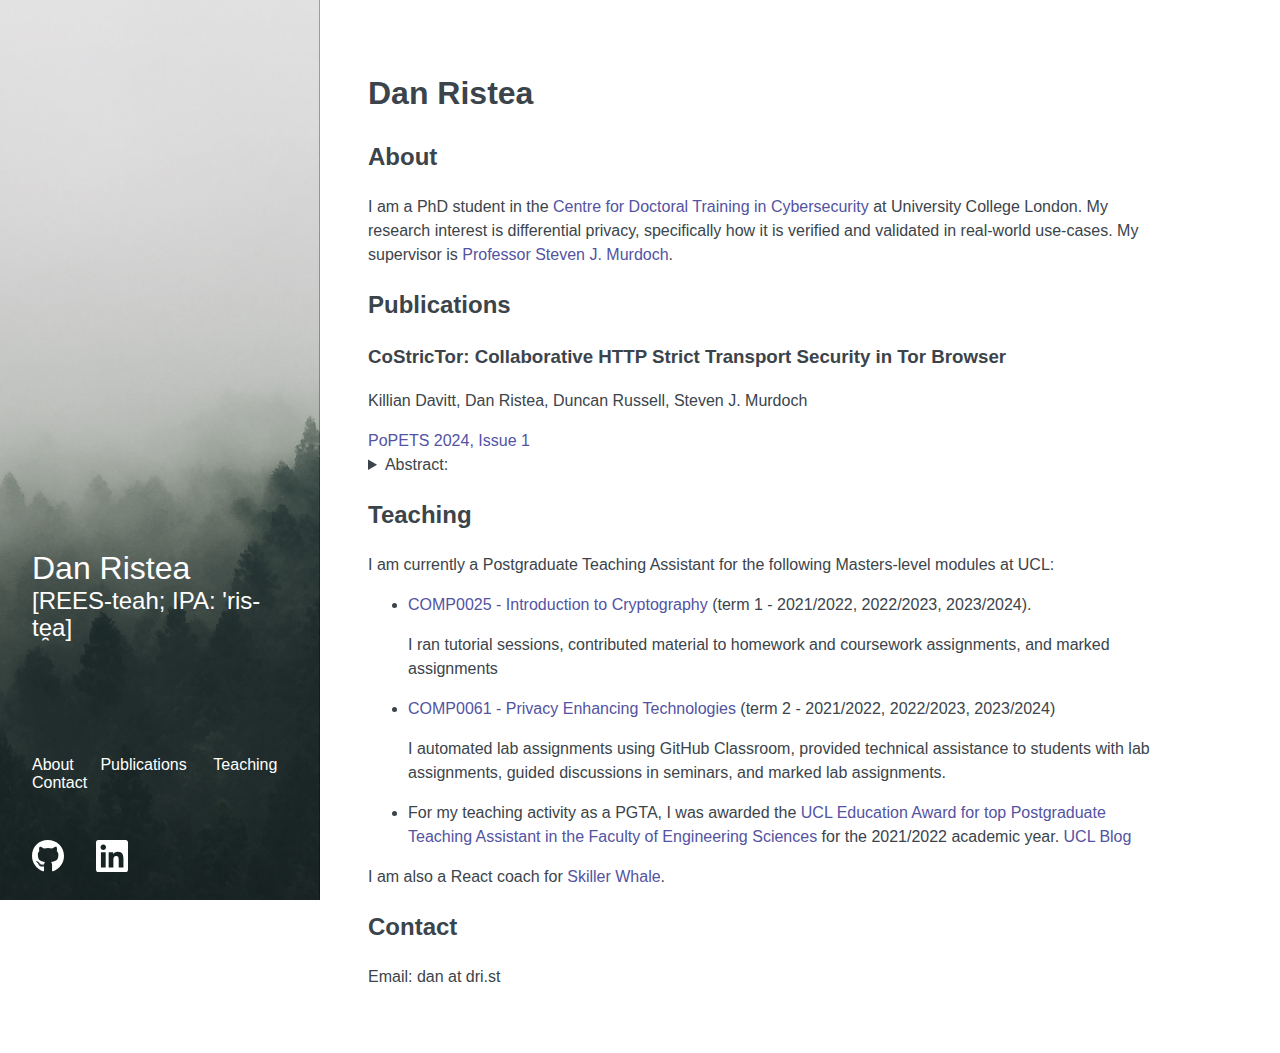
<file: index.html>
<!DOCTYPE html><html lang="en"><head><meta charSet="utf-8"/><meta name="viewport" content="width=device-width"/><title>Dan Ristea - Doctoral Researcher at UCL</title><link rel="icon" href="/favicon.ico"/><meta name="description" content="Dri.st: Academic website of Dan Ristea - Doctoral Researcher at UCL - which offers an overview of my research interests and PhD research"/><meta http-equiv="content-language" content="en-gb"/><link rel="canonical" href="https://dri.st/"/><meta name="next-head-count" content="7"/><link rel="preload" href="/_next/static/css/d64599caac2d76f7.css" as="style" crossorigin=""/><link rel="stylesheet" href="/_next/static/css/d64599caac2d76f7.css" crossorigin="" data-n-g=""/><noscript data-n-css=""></noscript></head><body><div id="__next"><main class="Container_Container__L_q4N"><header class="Menu_Menu___eH7_"><div class="Menu_Menu__cover__mN2aM" title="The foggy forest background is meant to be a metaphor: differential privacy hides individuals&#x27; data in summary data by perturbing the output, just like the fog obscures our view of individual trees in the forest."><div class="Menu_Menu__body__KO6rL"><a href="/"><a class="Menu_Menu__link__OitF1" title="Home"><span class="Menu_Menu__title__UJf5I">Dan Ristea</span><span class="Menu_Menu__subtitle__L4D_2">[REES-teah; IPA: &#x27;ris-t<!-- -->e̯<!-- -->a]</span></a></a><div class="Menu_Menu__links__c5Qj2"><a href="/#about"><a class="Menu_Menu__link__OitF1" title="About">About</a></a><a href="/#publications"><a class="Menu_Menu__link__OitF1" title="Publications">Publications</a></a><a href="/#teaching"><a class="Menu_Menu__link__OitF1" title="Teaching">Teaching</a></a><a href="/#contact"><a class="Menu_Menu__link__OitF1" title="Contact">Contact</a></a></div><div class="Menu_Menu__socials__4Khaa"><a class="Menu_Menu__link__OitF1" href="https://github.com/danrr/" target="_blank" rel="noreferrer" aria-label="GitHub"><svg xmlns="http://www.w3.org/2000/svg" viewBox="0 0 496 512" role="img" class="Menu_Menu__button__Gup34"><title>Github</title><path d="M165.9 397.4c0 2-2.3 3.6-5.2 3.6-3.3.3-5.6-1.3-5.6-3.6 0-2 2.3-3.6 5.2-3.6 3-.3 5.6 1.3 5.6 3.6zm-31.1-4.5c-.7 2 1.3 4.3 4.3 4.9 2.6 1 5.6 0 6.2-2s-1.3-4.3-4.3-5.2c-2.6-.7-5.5.3-6.2 2.3zm44.2-1.7c-2.9.7-4.9 2.6-4.6 4.9.3 2 2.9 3.3 5.9 2.6 2.9-.7 4.9-2.6 4.6-4.6-.3-1.9-3-3.2-5.9-2.9zM244.8 8C106.1 8 0 113.3 0 252c0 110.9 69.8 205.8 169.5 239.2 12.8 2.3 17.3-5.6 17.3-12.1 0-6.2-.3-40.4-.3-61.4 0 0-70 15-84.7-29.8 0 0-11.4-29.1-27.8-36.6 0 0-22.9-15.7 1.6-15.4 0 0 24.9 2 38.6 25.8 21.9 38.6 58.6 27.5 72.9 20.9 2.3-16 8.8-27.1 16-33.7-55.9-6.2-112.3-14.3-112.3-110.5 0-27.5 7.6-41.3 23.6-58.9-2.6-6.5-11.1-33.3 2.6-67.9 20.9-6.5 69 27 69 27 20-5.6 41.5-8.5 62.8-8.5s42.8 2.9 62.8 8.5c0 0 48.1-33.6 69-27 13.7 34.7 5.2 61.4 2.6 67.9 16 17.7 25.8 31.5 25.8 58.9 0 96.5-58.9 104.2-114.8 110.5 9.2 7.9 17 22.9 17 46.4 0 33.7-.3 75.4-.3 83.6 0 6.5 4.6 14.4 17.3 12.1C428.2 457.8 496 362.9 496 252 496 113.3 383.5 8 244.8 8zM97.2 352.9c-1.3 1-1 3.3.7 5.2 1.6 1.6 3.9 2.3 5.2 1 1.3-1 1-3.3-.7-5.2-1.6-1.6-3.9-2.3-5.2-1zm-10.8-8.1c-.7 1.3.3 2.9 2.3 3.9 1.6 1 3.6.7 4.3-.7.7-1.3-.3-2.9-2.3-3.9-2-.6-3.6-.3-4.3.7zm32.4 35.6c-1.6 1.3-1 4.3 1.3 6.2 2.3 2.3 5.2 2.6 6.5 1 1.3-1.3.7-4.3-1.3-6.2-2.2-2.3-5.2-2.6-6.5-1zm-11.4-14.7c-1.6 1-1.6 3.6 0 5.9 1.6 2.3 4.3 3.3 5.6 2.3 1.6-1.3 1.6-3.9 0-6.2-1.4-2.3-4-3.3-5.6-2z"></path></svg></a><a class="Menu_Menu__link__OitF1" href="https://www.linkedin.com/in/dan-ristea" target="_blank" rel="noreferrer" aria-label="LinkedIn"><svg xmlns="http://www.w3.org/2000/svg" viewBox="0 0 448 512" role="img" class="Menu_Menu__button__Gup34"><title>LinkedIn</title><path d="M416 32H31.9C14.3 32 0 46.5 0 64.3v383.4C0 465.5 14.3 480 31.9 480H416c17.6 0 32-14.5 32-32.3V64.3c0-17.8-14.4-32.3-32-32.3zM135.4 416H69V202.2h66.5V416zm-33.2-243c-21.3 0-38.5-17.3-38.5-38.5S80.9 96 102.2 96c21.2 0 38.5 17.3 38.5 38.5 0 21.3-17.2 38.5-38.5 38.5zm282.1 243h-66.4V312c0-24.8-.5-56.7-34.5-56.7-34.6 0-39.9 27-39.9 54.9V416h-66.4V202.2h63.7v29.2h.9c8.9-16.8 30.6-34.5 62.9-34.5 67.2 0 79.7 44.3 79.7 101.9V416z"></path></svg></a></div></div></div></header><main class="Main_Main__miiEY"><h1>Dan Ristea</h1><h2 id="#about"> About</h2><p>I am a PhD student in the<!-- --> <a href="https://www.ucl.ac.uk/cybersecurity-cdt/">Centre for Doctoral Training in Cybersecurity</a> <!-- -->at University College London. My research interest is differential privacy, specifically how it is verified and validated in real-world use-cases. My supervisor is<!-- --> <a href="https://murdoch.is/#contact">Professor Steven J. Murdoch</a>.</p><h2 id="#publications"> Publications</h2><h3>CoStricTor: Collaborative HTTP Strict Transport Security in Tor Browser</h3><p>Killian Davitt, Dan Ristea, Duncan Russell, Steven J. Murdoch</p><a href="https://doi.org/10.56553/popets-2024-0020">PoPETS 2024, Issue 1</a><details><summary>Abstract:</summary><p>HTTP Strict Transport Security (HSTS) is a widely-deployed security feature in modern web browsing. It is also, however, a potential vector for user tracking and surveillance. Tor Browser, a web browser primarily concerned with online anonymity, disables HSTS as a result of this tracking potential. We present the CoStricTor protocol which crowdsources HSTS data among Tor Browser clients. It gives Tor Browser users increased resistance to man-in-the-middle attacks without exposing them to HSTS tracking. Our protocol adapts other privacy-preserving data aggregation algorithms to share data effectively among users with strong local differential privacy guarantees. The CoStricTor protocol resists denial of service attacks by design through our innovative use of Bloom filters to represent complementary data. Our simulations show our protocol can model up to 150,000 websites, providing 10,000 upgrades to HSTS for users.</p></details><h2 id="#teaching">Teaching</h2><p>I am currently a Postgraduate Teaching Assistant for the following Masters-level modules at UCL:</p><ul><li><p><a href="https://www.ucl.ac.uk/module-catalogue/modules/introduction-to-cryptography/COMP0025">COMP0025 - Introduction to Cryptography</a> <!-- -->(term 1 - 2021/2022, 2022/2023, 2023/2024).</p><p>I ran tutorial sessions, contributed material to homework and coursework assignments, and marked assignments</p></li><li><p><a href="https://www.ucl.ac.uk/module-catalogue/modules/privacy-enhancing-technologies-COMP0061">COMP0061 - Privacy Enhancing Technologies</a> <!-- -->(term 2 - 2021/2022, 2022/2023, 2023/2024)</p><p>I automated lab assignments using GitHub Classroom, provided technical assistance to students with lab assignments, guided discussions in seminars, and marked lab assignments.</p></li><li>For my teaching activity as a PGTA, I was awarded the<!-- --> <a href="Education_award.pdf">UCL Education Award for top Postgraduate Teaching Assistant in the Faculty of Engineering Sciences</a> <!-- -->for the 2021/2022 academic year.<!-- --> <a href="https://www.ucl.ac.uk/computer-science/news/2022/may/computer-science-postgraduate-teaching-assistant-nominated-ucl-education-award">UCL Blog</a></li></ul><p>I am also a React coach for<!-- --> <a href="https://skillerwhale.com/">Skiller Whale</a>.</p><h2 id="#contact">Contact</h2><p>Email: dan at dri.st</p> </main></main></div></body></html>
</file>
<file: _next/static/css/d64599caac2d76f7.css>
body,html{padding:0;margin:0;font-family:Arial,sans-serif}*{box-sizing:border-box}a{text-decoration:none;color:#5353a2}a:focus,a:hover{text-decoration:underline}.Menu_Menu___eH7_{position:fixed;top:0;bottom:0;width:25%;margin-left:-25%;min-height:100vh;padding:0 .5rem;background-color:#00571a}@media(max-width:767px){.Menu_Menu___eH7_{width:100%;position:relative;margin:0;min-height:20rem}}.Menu_Menu__cover__mN2aM{position:absolute;width:100%;height:100%;top:0;left:0;background-image:url(/images/background.jpg);background-position:50%;background-repeat:no-repeat;background-size:cover;box-shadow:inset -1px 0 0 rgba(0,0,0,.3)}@media(max-width:767px){.Menu_Menu__cover__mN2aM{background-position:0;background-size:cover}}.Menu_Menu__body__KO6rL{position:absolute;bottom:0;height:50%;display:flex;flex-direction:column;justify-content:flex-end;max-width:100%;min-width:100%;padding-bottom:0;padding-top:100px;background-image:linear-gradient(0deg,rgba(0,0,0,.3) 0,rgba(0,0,0,.15) 70%,transparent)}@media(max-width:767px){.Menu_Menu__body__KO6rL{align-items:center}}.Menu_Menu__link__OitF1{margin:0 .5rem;flex:auto;color:#fff}.Menu_Menu__link__OitF1:active,.Menu_Menu__link__OitF1:hover{color:wheat}.Menu_Menu__subtitle__L4D_2,.Menu_Menu__title__UJf5I{display:block;margin:0 1.5rem;line-height:1.15}@media(max-width:767px){.Menu_Menu__subtitle__L4D_2,.Menu_Menu__title__UJf5I{text-align:center}}.Menu_Menu__title__UJf5I{font-size:2rem}.Menu_Menu__subtitle__L4D_2{font-size:1.5rem}.Menu_Menu__links__c5Qj2{display:flex;flex-wrap:wrap;margin:1.5rem;justify-content:space-between}.Menu_Menu__socials__4Khaa{padding:1rem}.Menu_Menu__button__Gup34{display:inline-block;width:3rem;height:3rem;padding:0 .5rem;fill:#fff}.Menu_Menu__button__Gup34:active,.Menu_Menu__button__Gup34:hover{fill:wheat}.Main_Main__miiEY{padding:3em;max-width:900px;line-height:1.5;color:#3b444b}.Container_Container__L_q4N{padding-left:25%;position:relative;width:100%}@media(max-width:767px){.Container_Container__L_q4N{padding:0}}
</file>
